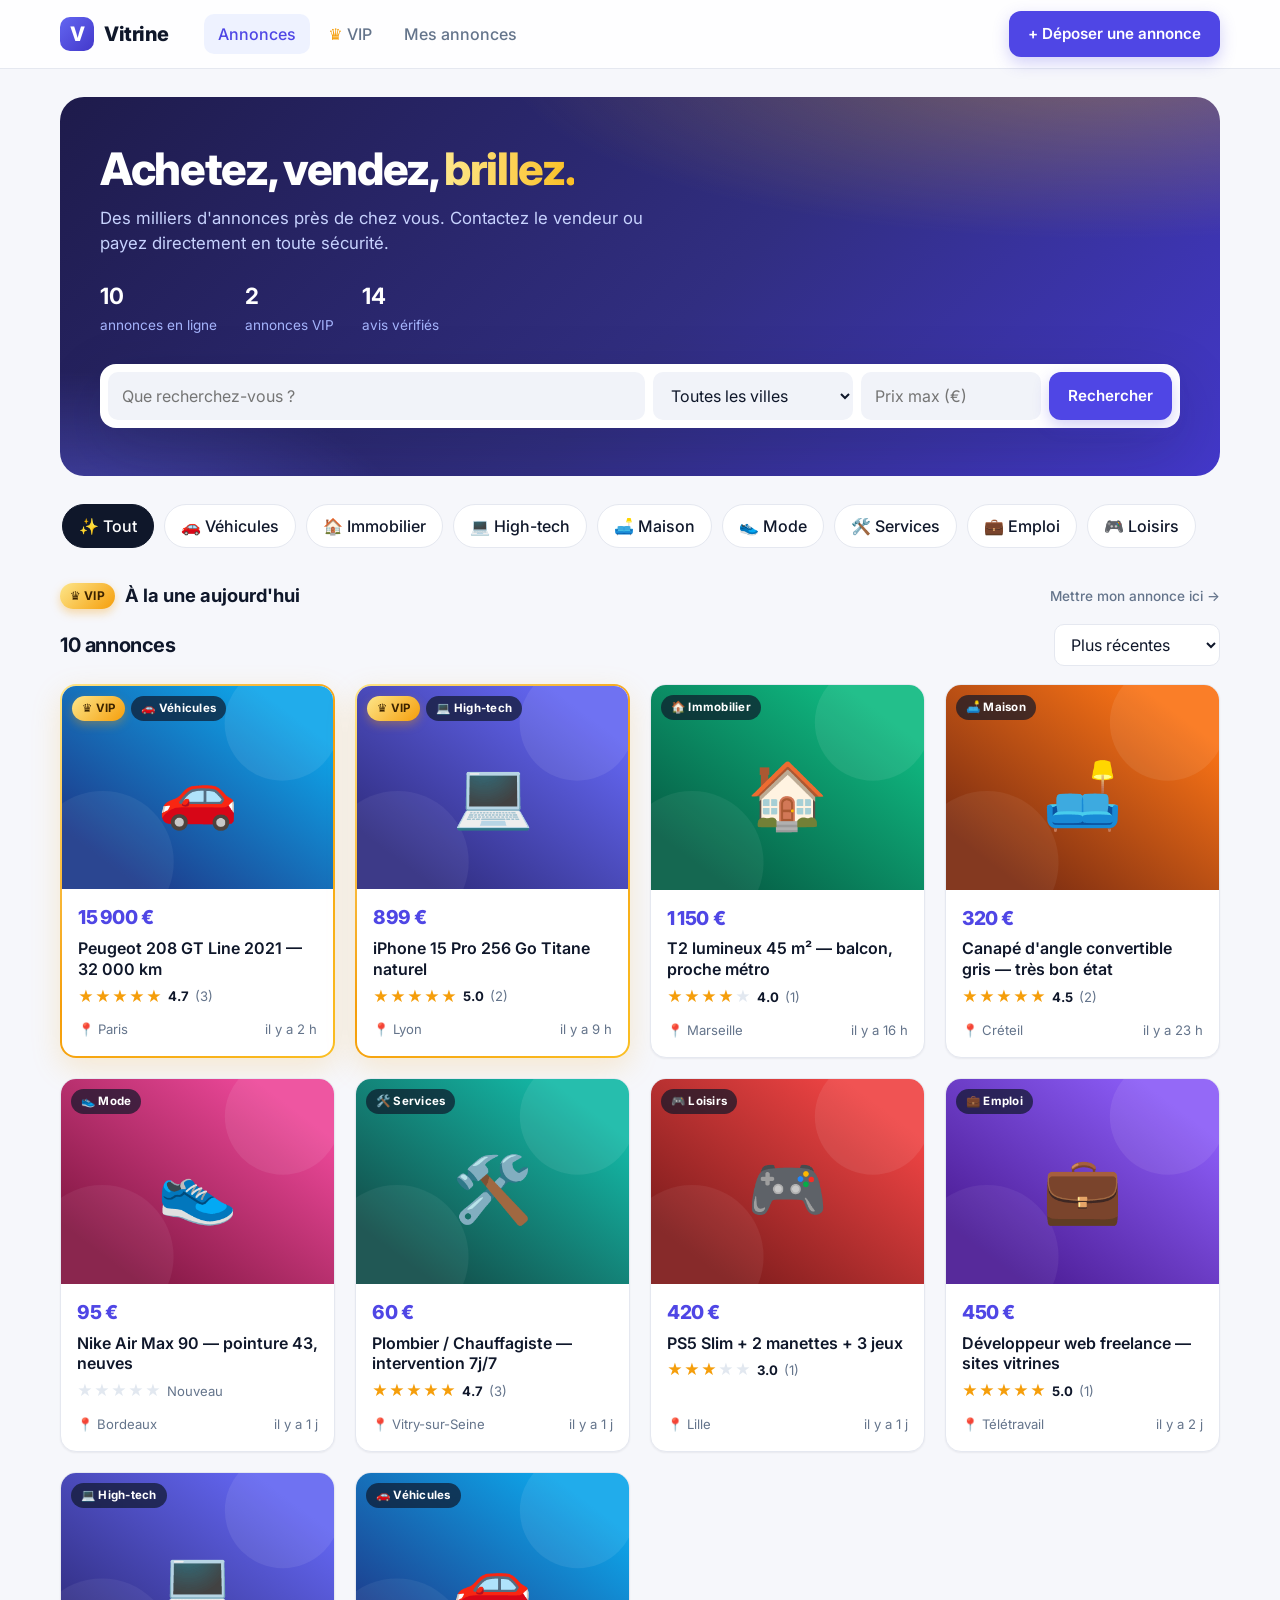
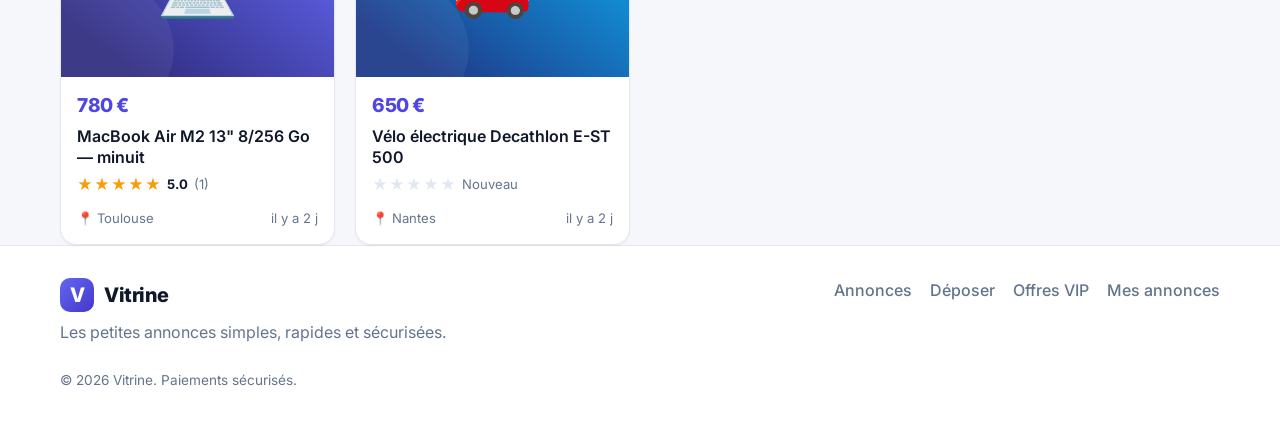
<file: annonces/index.html>
<!DOCTYPE html>
<html lang="fr">
<head>
  <meta charset="UTF-8">
  <meta name="viewport" content="width=device-width, initial-scale=1.0">
  <title>Vitrine — Petites annonces</title>
  <meta name="description" content="Publiez, trouvez, payez. Les petites annonces simples et sécurisées, avec mise en avant VIP.">
  <link rel="icon" href="data:image/svg+xml,<svg xmlns='http://www.w3.org/2000/svg' viewBox='0 0 32 32'><rect width='32' height='32' rx='8' fill='%234f46e5'/><path d='M9 10l7 13 7-13' stroke='white' stroke-width='3.5' fill='none' stroke-linecap='round' stroke-linejoin='round'/></svg>">
  <link rel="preconnect" href="https://fonts.googleapis.com">
  <link rel="preconnect" href="https://fonts.gstatic.com" crossorigin>
  <link href="https://fonts.googleapis.com/css2?family=Inter:wght@400;500;600;700;800&display=swap" rel="stylesheet">
  <link rel="stylesheet" href="style.css">
</head>
<body>
  <header class="topbar">
    <div class="container topbar-inner">
      <a href="#" class="brand">
        <span class="brand-logo">V</span><span>Vitrine</span>
      </a>
      <nav class="nav">
        <a href="#" data-nav="home">Annonces</a>
        <a href="#vip" data-nav="vip"><span class="crown">♛</span> VIP</a>
        <a href="#mes-annonces" data-nav="mine">Mes annonces</a>
      </nav>
      <a href="#publier" class="btn btn-primary btn-post">+ Déposer une annonce</a>
    </div>
  </header>

  <main id="app" class="container"></main>

  <footer class="footer">
    <div class="container footer-inner">
      <div>
        <a href="#" class="brand"><span class="brand-logo">V</span><span>Vitrine</span></a>
        <p class="muted">Les petites annonces simples, rapides et sécurisées.</p>
      </div>
      <div class="footer-links">
        <a href="#">Annonces</a>
        <a href="#publier">Déposer</a>
        <a href="#vip">Offres VIP</a>
        <a href="#mes-annonces">Mes annonces</a>
      </div>
      <p class="muted small">© <span id="year"></span> Vitrine. Paiements sécurisés.</p>
    </div>
  </footer>

  <nav class="mobile-nav">
    <a href="#" data-nav="home"><span>⌂</span>Annonces</a>
    <a href="#publier" data-nav="post"><span>＋</span>Déposer</a>
    <a href="#vip" data-nav="vip"><span>♛</span>VIP</a>
    <a href="#mes-annonces" data-nav="mine"><span>☰</span>Mes annonces</a>
  </nav>

  <div id="modal-root"></div>
  <div id="toast-root"></div>

  <script src="config.js"></script>
  <script src="app.js"></script>
</body>
</html>
</file>
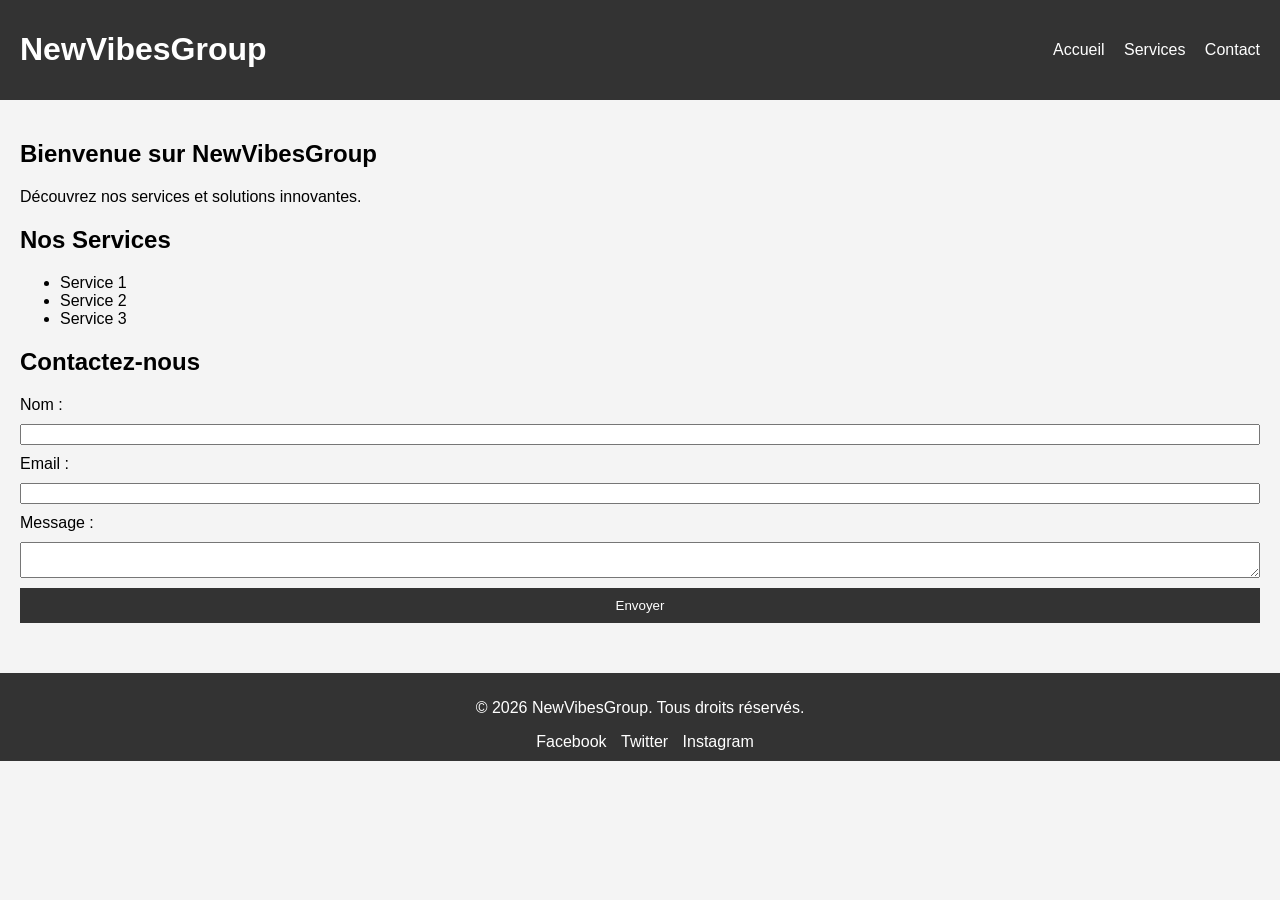
<file: newvibesgroup/index.html>
<!DOCTYPE html>
<html lang="fr">
<head>
    <meta charset="UTF-8">
    <meta name="viewport" content="width=device-width, initial-scale=1.0">
    <title>NewVibesGroup</title>
    <link rel="stylesheet" href="styles.css">
</head>
<body>
    <header>
        <div class="logo">
            <h1>NewVibesGroup</h1>
        </div>
        <nav>
            <ul>
                <li><a href="#accueil">Accueil</a></li>
                <li><a href="#services">Services</a></li>
                <li><a href="#contact">Contact</a></li>
            </ul>
        </nav>
    </header>
    <main>
        <section id="accueil">
            <h2>Bienvenue sur NewVibesGroup</h2>
            <p>Découvrez nos services et solutions innovantes.</p>
        </section>
        <section id="services">
            <h2>Nos Services</h2>
            <ul>
                <li>Service 1</li>
                <li>Service 2</li>
                <li>Service 3</li>
            </ul>
        </section>
        <section id="contact">
            <h2>Contactez-nous</h2>
            <form id="contactForm">
                <label for="name">Nom :</label>
                <input type="text" id="name" name="name" required>
                <label for="email">Email :</label>
                <input type="email" id="email" name="email" required>
                <label for="message">Message :</label>
                <textarea id="message" name="message" required></textarea>
                <button type="submit">Envoyer</button>
            </form>
        </section>
    </main>
    <footer>
        <p>&copy; 2026 NewVibesGroup. Tous droits réservés.</p>
        <div class="social-links">
            <a href="#">Facebook</a>
            <a href="#">Twitter</a>
            <a href="#">Instagram</a>
        </div>
    </footer>
    <script src="script.js"></script>
</body>
</html>
</file>
<file: annonces/style.css>
:root {
  color-scheme: light;
  --bg: #f6f7fb;
  --surface: #ffffff;
  --surface-2: #f1f3f9;
  --text: #0f172a;
  --muted: #64748b;
  --border: #e5e8f0;
  --primary: #4f46e5;
  --primary-600: #4338ca;
  --primary-50: #eef2ff;
  --gold: #f59e0b;
  --gold-dark: #b45309;
  --gold-bg: #fffbeb;
  --success: #16a34a;
  --danger: #dc2626;
  --radius: 16px;
  --shadow-sm: 0 1px 2px rgba(15, 23, 42, .06);
  --shadow: 0 8px 30px rgba(15, 23, 42, .08);
  --shadow-lg: 0 20px 60px rgba(15, 23, 42, .18);
}

* { box-sizing: border-box; margin: 0; padding: 0; }
html { scroll-behavior: smooth; }
body {
  font-family: "Inter", system-ui, -apple-system, sans-serif;
  background: var(--bg);
  color: var(--text);
  line-height: 1.5;
  -webkit-font-smoothing: antialiased;
  min-height: 100vh;
  display: flex;
  flex-direction: column;
}
a { color: inherit; text-decoration: none; }
img { display: block; max-width: 100%; }
button, input, select, textarea { font: inherit; color: inherit; }
.container { width: 100%; max-width: 1200px; margin: 0 auto; padding: 0 20px; }
main { flex: 1; padding-bottom: 60px; }
.muted { color: var(--muted); }
.small { font-size: .85rem; }
.hidden { display: none !important; }

/* ---------- Buttons ---------- */
.btn {
  display: inline-flex; align-items: center; justify-content: center; gap: 8px;
  padding: 11px 18px; border-radius: 12px; border: 1px solid transparent;
  font-weight: 600; font-size: .95rem; cursor: pointer;
  transition: transform .15s, background .15s, box-shadow .15s, border-color .15s;
  white-space: nowrap;
}
.btn:active { transform: translateY(1px); }
.btn-primary { background: var(--primary); color: #fff; box-shadow: 0 6px 16px rgba(79, 70, 229, .25); }
.btn-primary:hover { background: var(--primary-600); }
.btn-ghost { background: var(--surface); border-color: var(--border); }
.btn-ghost:hover { border-color: #cbd2e1; background: var(--surface-2); }
.btn-gold { background: linear-gradient(135deg, #fbbf24, #f59e0b); color: #3b2300; box-shadow: 0 6px 18px rgba(245, 158, 11, .35); }
.btn-gold:hover { filter: brightness(1.05); }
.btn-success { background: var(--success); color: #fff; }
.btn-success:hover { filter: brightness(1.08); }
.btn-danger { background: #fff; color: var(--danger); border-color: #fecaca; }
.btn-danger:hover { background: #fef2f2; }
.btn-block { width: 100%; }
.btn-lg { padding: 14px 22px; font-size: 1rem; }
.btn[disabled] { opacity: .6; cursor: not-allowed; }

/* ---------- Topbar ---------- */
.topbar {
  position: sticky; top: env(safe-area-inset-top, 0px); z-index: 50;
  background: rgba(255, 255, 255, .85);
  backdrop-filter: saturate(180%) blur(12px);
  border-bottom: 1px solid var(--border);
}
.topbar-inner { display: flex; align-items: center; gap: 24px; height: 68px; }
.brand { display: inline-flex; align-items: center; gap: 10px; font-weight: 800; font-size: 1.25rem; letter-spacing: -.02em; }
.brand-logo {
  width: 34px; height: 34px; border-radius: 10px; display: grid; place-items: center;
  background: linear-gradient(135deg, #6366f1, #4338ca); color: #fff; font-weight: 800;
}
.nav { display: flex; gap: 4px; margin-left: 12px; }
.nav a { padding: 8px 14px; border-radius: 10px; font-weight: 500; color: var(--muted); transition: .15s; }
.nav a:hover { color: var(--text); background: var(--surface-2); }
.nav a.active { color: var(--primary); background: var(--primary-50); }
.crown { color: var(--gold); }
.btn-post { margin-left: auto; }

/* ---------- Hero ---------- */
.hero {
  margin: 28px 0 24px; padding: 48px 40px; border-radius: 24px; color: #fff;
  background:
    radial-gradient(1000px 300px at 90% -10%, rgba(251, 191, 36, .35), transparent 60%),
    radial-gradient(600px 300px at 0% 120%, rgba(99, 102, 241, .6), transparent 60%),
    linear-gradient(135deg, #1e1b4b, #312e81 55%, #4338ca);
  position: relative; overflow: hidden;
}
.hero h1 { font-size: clamp(1.8rem, 4vw, 2.8rem); line-height: 1.1; letter-spacing: -.03em; font-weight: 800; max-width: 640px; }
.hero h1 span { background: linear-gradient(90deg, #fde68a, #fbbf24); -webkit-background-clip: text; background-clip: text; color: transparent; }
.hero p { margin-top: 12px; color: #c7d2fe; max-width: 560px; font-size: 1.05rem; }
.hero-stats { display: flex; gap: 28px; margin-top: 22px; flex-wrap: wrap; }
.hero-stats b { display: block; font-size: 1.4rem; }
.hero-stats span { color: #a5b4fc; font-size: .85rem; }

.searchbar {
  margin-top: 28px; display: grid; grid-template-columns: 1fr 200px 180px auto; gap: 8px;
  background: #fff; padding: 8px; border-radius: 16px; box-shadow: var(--shadow-lg);
}
.searchbar input, .searchbar select { border: 0; background: var(--surface-2); padding: 12px 14px; border-radius: 10px; outline: none; color: var(--text); }
.searchbar input:focus, .searchbar select:focus { box-shadow: 0 0 0 2px var(--primary) inset; }

/* ---------- Categories ---------- */
.cats { display: flex; gap: 10px; overflow-x: auto; padding: 4px 2px 12px; scrollbar-width: none; }
.cats::-webkit-scrollbar { display: none; }
.cat {
  display: inline-flex; align-items: center; gap: 8px; padding: 9px 16px; border-radius: 999px;
  background: var(--surface); border: 1px solid var(--border); cursor: pointer; font-weight: 500;
  white-space: nowrap; transition: .15s;
}
.cat:hover { border-color: #c7cee0; }
.cat.active { background: var(--text); color: #fff; border-color: var(--text); }

/* ---------- Toolbar ---------- */
.toolbar { display: flex; align-items: center; justify-content: space-between; gap: 12px; margin: 14px 0 18px; flex-wrap: wrap; }
.toolbar h2 { font-size: 1.25rem; letter-spacing: -.02em; }
.toolbar select { padding: 9px 12px; border-radius: 10px; border: 1px solid var(--border); background: #fff; }
.section-title { display: flex; align-items: center; gap: 10px; font-size: 1.15rem; font-weight: 700; margin: 22px 0 14px; }
.section-title .pill { font-size: .75rem; }

/* ---------- Cards ---------- */
.grid { display: grid; grid-template-columns: repeat(auto-fill, minmax(260px, 1fr)); gap: 20px; }
.card {
  background: var(--surface); border-radius: var(--radius); overflow: hidden;
  border: 1px solid var(--border); box-shadow: var(--shadow-sm);
  transition: transform .2s, box-shadow .2s; cursor: pointer; display: flex; flex-direction: column;
  position: relative;
}
.card:hover { transform: translateY(-4px); box-shadow: var(--shadow); }
.card.vip { border: 2px solid transparent; background: linear-gradient(#fff, #fff) padding-box, linear-gradient(135deg, #fde68a, #f59e0b, #fbbf24) border-box; box-shadow: 0 10px 30px rgba(245, 158, 11, .18); }
.card-media { aspect-ratio: 4/3; background: var(--surface-2); position: relative; overflow: hidden; }
.card-media img { width: 100%; height: 100%; object-fit: cover; transition: transform .4s; }
.card:hover .card-media img { transform: scale(1.04); }
.card-badges { position: absolute; top: 10px; left: 10px; display: flex; gap: 6px; }
.card-body { padding: 14px 16px 16px; display: flex; flex-direction: column; gap: 6px; flex: 1; }
.card-title { font-weight: 600; font-size: 1rem; line-height: 1.3; display: -webkit-box; -webkit-line-clamp: 2; -webkit-box-orient: vertical; overflow: hidden; }
.card-price { font-weight: 800; font-size: 1.2rem; color: var(--primary); letter-spacing: -.02em; }
.card-meta { display: flex; justify-content: space-between; align-items: center; font-size: .82rem; color: var(--muted); margin-top: auto; padding-top: 6px; }

.pill { white-space: nowrap; display: inline-flex; align-items: center; gap: 4px; padding: 4px 10px; border-radius: 999px; font-size: .72rem; font-weight: 700; letter-spacing: .02em; }
.pill-vip { background: linear-gradient(135deg, #fde68a, #f59e0b); color: #3b2300; box-shadow: 0 4px 10px rgba(245, 158, 11, .35); }
.pill-cat { background: rgba(15, 23, 42, .7); color: #fff; backdrop-filter: blur(6px); }
.pill-soft { background: var(--primary-50); color: var(--primary); }
.pill-green { background: #dcfce7; color: #166534; }
.pill-gray { background: var(--surface-2); color: var(--muted); }

.stars { display: inline-flex; gap: 1px; color: #e2e8f0; font-size: .95rem; letter-spacing: 0; }
.stars .on { color: var(--gold); }
.rating { display: inline-flex; align-items: center; gap: 6px; font-size: .82rem; color: var(--muted); }
.rating b { color: var(--text); }

/* ---------- Empty ---------- */
.empty { text-align: center; padding: 60px 20px; background: var(--surface); border: 1px dashed var(--border); border-radius: var(--radius); }
.empty .icon { font-size: 2.5rem; }
.empty h3 { margin: 10px 0 6px; }
.empty .btn { margin-top: 16px; }

/* ---------- Detail ---------- */
.breadcrumb { margin: 24px 0 16px; font-size: .9rem; color: var(--muted); }
.breadcrumb a:hover { color: var(--primary); }
.detail { display: grid; grid-template-columns: 1fr 380px; gap: 24px; align-items: start; }
.panel { background: var(--surface); border: 1px solid var(--border); border-radius: var(--radius); padding: 22px; box-shadow: var(--shadow-sm); }
.gallery-main { aspect-ratio: 16/10; border-radius: var(--radius); overflow: hidden; background: var(--surface-2); position: relative; }
.gallery-main img { width: 100%; height: 100%; object-fit: cover; }
.thumbs { display: flex; gap: 10px; margin-top: 10px; overflow-x: auto; }
.thumbs img { width: 84px; height: 64px; object-fit: cover; border-radius: 10px; cursor: pointer; opacity: .6; border: 2px solid transparent; flex-shrink: 0; }
.thumbs img.active { opacity: 1; border-color: var(--primary); }
.detail h1 { font-size: 1.7rem; letter-spacing: -.02em; line-height: 1.2; margin: 18px 0 6px; }
.detail .price-big { font-size: 2rem; font-weight: 800; color: var(--primary); letter-spacing: -.03em; }
.meta-row { display: flex; gap: 14px; flex-wrap: wrap; color: var(--muted); font-size: .9rem; margin: 8px 0 18px; }
.desc { white-space: pre-line; color: #334155; }
.side { position: sticky; top: 88px; display: flex; flex-direction: column; gap: 16px; }
.seller { display: flex; align-items: center; gap: 12px; margin-bottom: 16px; }
.avatar { width: 48px; height: 48px; border-radius: 50%; display: grid; place-items: center; font-weight: 700; color: #fff; background: linear-gradient(135deg, #6366f1, #a855f7); flex-shrink: 0; }
.seller b { display: block; }
.contact-box { display: flex; flex-direction: column; gap: 10px; }
.contact-line { display: flex; align-items: center; gap: 10px; padding: 12px 14px; border-radius: 12px; background: var(--surface-2); font-weight: 500; word-break: break-all; }
.contact-line:hover { background: var(--primary-50); color: var(--primary); }
.secure { display: flex; gap: 8px; align-items: center; font-size: .8rem; color: var(--muted); margin-top: 10px; }
.vip-promo { background: var(--gold-bg); border: 1px solid #fde68a; }
.vip-promo h4 { display: flex; gap: 6px; align-items: center; margin-bottom: 4px; }

/* Reviews */
.reviews-head { display: flex; align-items: center; gap: 24px; margin-bottom: 18px; flex-wrap: wrap; }
.big-score { font-size: 2.8rem; font-weight: 800; letter-spacing: -.04em; line-height: 1; }
.bars { flex: 1; min-width: 200px; display: flex; flex-direction: column; gap: 4px; }
.bar { display: grid; grid-template-columns: 28px 1fr 28px; align-items: center; gap: 8px; font-size: .8rem; color: var(--muted); }
.bar-track { height: 8px; background: var(--surface-2); border-radius: 99px; overflow: hidden; }
.bar-fill { height: 100%; background: var(--gold); border-radius: 99px; }
.review { padding: 14px 0; border-top: 1px solid var(--border); }
.review-top { display: flex; justify-content: space-between; align-items: center; gap: 10px; }
.review p { margin-top: 6px; color: #334155; }
.star-input { display: inline-flex; flex-direction: row-reverse; gap: 2px; }
.star-input input { display: none; }
.star-input label { font-size: 1.8rem; color: #e2e8f0; cursor: pointer; transition: color .1s, transform .1s; line-height: 1; }
.star-input label:hover, .star-input label:hover ~ label, .star-input input:checked ~ label { color: var(--gold); }
.star-input label:hover { transform: scale(1.15); }

/* ---------- Forms ---------- */
.page-head { margin: 32px 0 20px; }
.page-head h1 { font-size: 1.9rem; letter-spacing: -.03em; }
.form-layout { display: grid; grid-template-columns: 1fr 340px; gap: 24px; align-items: start; }
.form-section { margin-bottom: 18px; }
.form-section h3 { font-size: 1rem; margin-bottom: 14px; display: flex; align-items: center; gap: 8px; }
.form-section h3 .num { width: 24px; height: 24px; border-radius: 50%; background: var(--primary); color: #fff; display: grid; place-items: center; font-size: .75rem; }
.field { display: flex; flex-direction: column; gap: 6px; margin-bottom: 14px; }
.field label { font-weight: 600; font-size: .88rem; }
.field label .opt { font-weight: 400; color: var(--muted); }
.field input, .field select, .field textarea {
  padding: 12px 14px; border-radius: 12px; border: 1px solid var(--border); background: #fff; outline: none; transition: .15s;
}
.field input:focus, .field select:focus, .field textarea:focus { border-color: var(--primary); box-shadow: 0 0 0 4px rgba(79, 70, 229, .12); }
.field textarea { resize: vertical; min-height: 130px; }
.field .hint { font-size: .78rem; color: var(--muted); }
.row-2 { display: grid; grid-template-columns: 1fr 1fr; gap: 14px; }
.dropzone {
  border: 2px dashed #cbd2e1; border-radius: 14px; padding: 26px; text-align: center; cursor: pointer;
  background: var(--surface-2); transition: .15s;
}
.dropzone:hover, .dropzone.drag { border-color: var(--primary); background: var(--primary-50); }
.previews { display: grid; grid-template-columns: repeat(auto-fill, minmax(90px, 1fr)); gap: 10px; margin-top: 12px; }
.preview { position: relative; aspect-ratio: 1; border-radius: 10px; overflow: hidden; }
.preview img { width: 100%; height: 100%; object-fit: cover; }
.preview button { position: absolute; top: 4px; right: 4px; width: 24px; height: 24px; border-radius: 50%; border: 0; background: rgba(0, 0, 0, .65); color: #fff; cursor: pointer; }
.check { display: flex; gap: 10px; align-items: flex-start; padding: 14px; border-radius: 12px; border: 1px solid var(--border); cursor: pointer; }
.check input { margin-top: 3px; accent-color: var(--primary); }

/* ---------- VIP pricing ---------- */
.plans { display: grid; grid-template-columns: repeat(3, 1fr); gap: 18px; margin-top: 10px; }
.plan {
  background: #fff; border: 2px solid var(--border); border-radius: 20px; padding: 24px; position: relative;
  cursor: pointer; transition: .2s; display: flex; flex-direction: column; gap: 8px;
}
.plan:hover { border-color: #fcd34d; transform: translateY(-3px); }
.plan.selected { border-color: var(--gold); box-shadow: 0 12px 30px rgba(245, 158, 11, .22); background: var(--gold-bg); }
.plan .tag { position: absolute; top: -12px; right: 18px; }
.plan h3 { font-size: 1.05rem; }
.plan .amount { font-size: 2.2rem; font-weight: 800; letter-spacing: -.04em; }
.plan .amount small { font-size: .9rem; color: var(--muted); font-weight: 500; }
.plan ul { list-style: none; display: flex; flex-direction: column; gap: 6px; margin-top: 6px; font-size: .9rem; color: #334155; }
.plan li::before { content: "✓"; color: var(--success); font-weight: 800; margin-right: 8px; }
.vip-hero {
  margin: 28px 0 20px; border-radius: 24px; padding: 40px; color: #3b2300;
  background: radial-gradient(600px 200px at 100% 0%, rgba(255, 255, 255, .6), transparent), linear-gradient(135deg, #fde68a, #fbbf24 60%, #f59e0b);
}
.vip-hero h1 { font-size: clamp(1.6rem, 3.5vw, 2.4rem); letter-spacing: -.03em; line-height: 1.1; }
.vip-hero p { margin-top: 8px; max-width: 600px; }
.ad-picker { display: flex; flex-direction: column; gap: 10px; }
.ad-pick { display: flex; align-items: center; gap: 12px; padding: 10px; border: 2px solid var(--border); border-radius: 14px; cursor: pointer; background: #fff; }
.ad-pick.selected { border-color: var(--primary); background: var(--primary-50); }
.ad-pick img { width: 64px; height: 48px; object-fit: cover; border-radius: 8px; }
.summary-line { display: flex; justify-content: space-between; padding: 8px 0; font-size: .95rem; }
.summary-total { border-top: 1px solid var(--border); margin-top: 6px; padding-top: 12px; font-weight: 800; font-size: 1.15rem; }

/* ---------- My ads ---------- */
.mine-list { display: flex; flex-direction: column; gap: 14px; }
.mine-item { display: grid; grid-template-columns: 120px 1fr auto; gap: 16px; align-items: center; background: #fff; border: 1px solid var(--border); border-radius: var(--radius); padding: 12px; }
.mine-item img { width: 120px; height: 90px; object-fit: cover; border-radius: 10px; }
.mine-item .actions { display: flex; gap: 8px; flex-wrap: wrap; justify-content: flex-end; }
.stat-grid { display: grid; grid-template-columns: repeat(3, 1fr); gap: 14px; margin-bottom: 20px; }
.stat { background: #fff; border: 1px solid var(--border); border-radius: var(--radius); padding: 18px; }
.stat b { font-size: 1.6rem; display: block; letter-spacing: -.03em; }

/* ---------- Modal ---------- */
.modal-backdrop {
  position: fixed; inset: 0; background: rgba(15, 23, 42, .55); backdrop-filter: blur(4px);
  display: grid; place-items: center; z-index: 100; padding: 16px; animation: fade .2s;
}
.modal { background: #fff; border-radius: 20px; width: 100%; max-width: 460px; box-shadow: var(--shadow-lg); animation: pop .25s cubic-bezier(.2, .9, .3, 1.2); max-height: 92vh; overflow: auto; }
.modal-head { padding: 20px 22px; border-bottom: 1px solid var(--border); display: flex; justify-content: space-between; align-items: center; }
.modal-head h3 { font-size: 1.1rem; }
.modal-close { border: 0; background: var(--surface-2); width: 32px; height: 32px; border-radius: 50%; cursor: pointer; font-size: 1.1rem; }
.modal-body { padding: 22px; }
.stripe-badge { display: flex; align-items: center; justify-content: center; gap: 6px; font-size: .8rem; color: var(--muted); margin-top: 12px; }
.stripe-badge b { color: #635bff; }
.card-input { display: grid; grid-template-columns: 1fr 90px 70px; border: 1px solid var(--border); border-radius: 12px; overflow: hidden; }
.card-input input { border: 0; padding: 12px; outline: none; min-width: 0; }
.card-input input + input { border-left: 1px solid var(--border); }
.card-input:focus-within { border-color: var(--primary); box-shadow: 0 0 0 4px rgba(79, 70, 229, .12); }
.demo-note { background: #f0f9ff; border: 1px solid #bae6fd; color: #075985; padding: 10px 12px; border-radius: 10px; font-size: .82rem; margin-bottom: 16px; }
.success-anim { text-align: center; padding: 10px 0; }
.success-anim .check-circle { width: 72px; height: 72px; border-radius: 50%; background: #dcfce7; color: var(--success); display: grid; place-items: center; font-size: 2.2rem; margin: 0 auto 12px; animation: pop .4s; }
.spinner { width: 18px; height: 18px; border: 2.5px solid rgba(255, 255, 255, .4); border-top-color: #fff; border-radius: 50%; animation: spin .7s linear infinite; }

/* ---------- Toast ---------- */
#toast-root { position: fixed; bottom: 20px; left: 50%; transform: translateX(-50%); z-index: 200; display: flex; flex-direction: column; gap: 8px; align-items: center; }
.toast { background: var(--text); color: #fff; padding: 12px 18px; border-radius: 12px; box-shadow: var(--shadow-lg); font-weight: 500; animation: up .3s; }
.toast.ok { background: var(--success); }
.toast.err { background: var(--danger); }

/* ---------- Footer ---------- */
.footer { background: #fff; border-top: 1px solid var(--border); padding: 32px 0; }
.footer-inner { display: grid; grid-template-columns: 1fr auto; gap: 18px; align-items: start; }
.footer-inner p { margin-top: 8px; }
.footer-links { display: flex; gap: 18px; flex-wrap: wrap; color: var(--muted); font-weight: 500; }
.footer-links a:hover { color: var(--primary); }
.footer-inner > .small { grid-column: 1 / -1; }

@keyframes fade { from { opacity: 0; } }
@keyframes pop { from { opacity: 0; transform: scale(.94); } }
@keyframes up { from { opacity: 0; transform: translateY(10px); } }
@keyframes spin { to { transform: rotate(360deg); } }

/* ---------- Responsive ---------- */
@media (max-width: 960px) {
  .detail, .form-layout { grid-template-columns: 1fr; }
  .side { position: static; }
  .plans { grid-template-columns: 1fr; }
}
@media (max-width: 760px) {
  .container { padding: 0 16px; }
  .nav { display: none; }
  .btn-post { padding: 10px 14px; font-size: .88rem; }
  .hero, .vip-hero { padding: 28px 20px; border-radius: 18px; }
  .searchbar { grid-template-columns: 1fr; }
  .searchbar > * { min-width: 0; width: 100%; }
  #toast-root { bottom: 80px; width: calc(100% - 32px); }
  .row-2 { grid-template-columns: 1fr; }
  .mine-item { grid-template-columns: 90px 1fr; }
  .mine-item img { width: 90px; height: 70px; }
  .mine-item .actions { grid-column: 1 / -1; justify-content: flex-start; }
  .stat-grid { grid-template-columns: 1fr 1fr 1fr; gap: 8px; }
  .stat { padding: 12px; }
  .stat b { font-size: 1.2rem; }
  .footer-inner { grid-template-columns: 1fr; }
  .mobile-nav { display: flex !important; }
  body { padding-bottom: 64px; }
}
.mobile-nav {
  display: none; position: fixed; bottom: 0; left: 0; right: 0; z-index: 60; background: #fff;
  border-top: 1px solid var(--border); height: calc(64px + env(safe-area-inset-bottom, 0px)); padding-bottom: env(safe-area-inset-bottom, 0px); justify-content: space-around; align-items: center;
}
.mobile-nav a { display: flex; flex-direction: column; align-items: center; font-size: .72rem; color: var(--muted); gap: 2px; font-weight: 500; }
.mobile-nav a span { font-size: 1.2rem; }
.mobile-nav a.active { color: var(--primary); }
</file>
<file: newvibesgroup/styles.css>
/* Styles généraux */
body {
    font-family: Arial, sans-serif;
    margin: 0;
    padding: 0;
    background-color: #f4f4f4;
}

header, footer {
    background-color: #333;
    color: #fff;
    padding: 10px 20px;
    text-align: center;
}

header {
    display: flex;
    justify-content: space-between;
    align-items: center;
}

nav ul {
    list-style: none;
    padding: 0;
}

nav ul li {
    display: inline;
    margin-left: 15px;
}

nav ul li a {
    color: #fff;
    text-decoration: none;
}

main {
    padding: 20px;
}

section {
    margin-bottom: 20px;
}

form {
    display: flex;
    flex-direction: column;
}

form label, form input, form textarea, form button {
    margin-bottom: 10px;
}

form button {
    background-color: #333;
    color: #fff;
    padding: 10px;
    border: none;
    cursor: pointer;
}

form button:hover {
    background-color: #555;
}

footer .social-links a {
    color: #fff;
    margin-left: 10px;
    text-decoration: none;
}

footer .social-links a:hover {
    text-decoration: underline;
}
</file>
